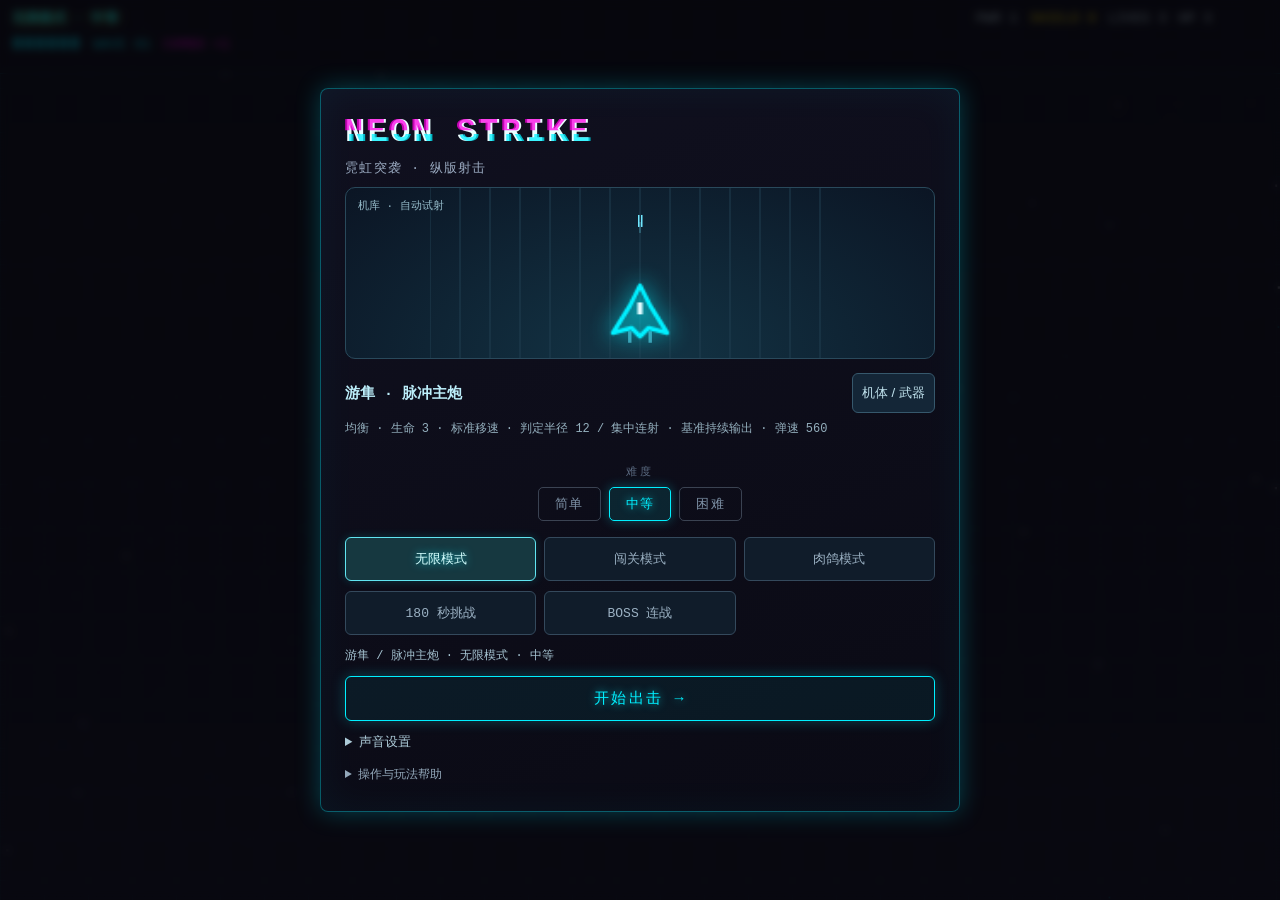
<file: index.html>
<!DOCTYPE html>
<html lang="zh-CN">
<head>
<meta charset="UTF-8">
<meta name="viewport" content="width=device-width, initial-scale=1, maximum-scale=1, user-scalable=no, viewport-fit=cover">
<title>NEON STRIKE · 霓虹突袭</title>
<link rel="manifest" href="manifest.json">
<meta name="theme-color" content="#080c1a">
<!-- iOS PWA 支持:添加到主屏幕即全屏离线运行 -->
<meta name="apple-mobile-web-app-capable" content="yes">
<meta name="apple-mobile-web-app-status-bar-style" content="black-translucent">
<meta name="apple-mobile-web-app-title" content="NEON STRIKE">
<link rel="apple-touch-icon" href="icons/apple-touch-icon.png">
<link rel="icon" type="image/png" sizes="512x512" href="icons/icon-512.png">
<link rel="stylesheet" href="style.css">
</head>
<body>
  <canvas id="game"></canvas>

  <div id="hud">
    <div class="hud-left">
      <span class="stat mode-tag" id="mode-tag">无限模式</span>
      <span class="stat" id="hud-score">000000</span>
      <span class="stat" id="hud-wave">WAVE 01</span>
      <span class="stat" id="hud-combo">COMBO ×1</span>
    </div>
    <div class="hud-right">
      <span class="stat" id="hud-weapon">PWR 1</span>
      <span class="stat" id="hud-firepower" aria-label="火力等级 1">PWR 1</span>
      <span class="stat" id="hud-shield">SHIELD 0</span>
      <span class="stat" id="hud-lives">LIVES 3</span>
      <span class="stat" id="hud-hp">HP 3</span>
      <span class="stat hud-buff" id="hud-buff" style="display:none"></span>
    </div>
    <div class="hud-actions">
      <button id="btn-pause" class="pause-btn" title="暂停(P)" aria-label="暂停游戏"><span class="pause-icon" aria-hidden="true"></span></button>
    </div>
    <div id="hud-build" class="hud-build" aria-live="off"></div>
    <div id="boss-hud" class="boss-hud hidden">
      <div class="boss-heading"><span id="boss-name"></span><span id="boss-phase"></span><span id="boss-phase-short"></span></div>
      <div id="boss-health" class="boss-health" role="progressbar" aria-label="Boss 生命值" aria-valuemin="0" aria-valuemax="100"><div id="boss-health-fill"></div></div>
      <div class="boss-detail"><span id="boss-skill"></span><span id="boss-music"></span></div>
    </div>
  </div>
  <button id="btn-emp" class="emp-btn" title="EMP：全屏清弹、局部伤害与干扰（E）" aria-label="释放 EMP"><svg class="emp-ring" viewBox="0 0 80 80" aria-hidden="true"><circle class="emp-ring-track" cx="40" cy="40" r="36"/><circle class="emp-ring-fill" cx="40" cy="40" r="36" pathLength="100"/></svg><span class="emp-label">EMP</span><span id="emp-cd">就绪</span><span class="emp-key" aria-hidden="true">E</span></button>

  <div id="emp-feedback" class="emp-feedback hidden" role="status" aria-live="polite" aria-atomic="true"></div>
  <div id="overlay">
    <div class="panel" id="panel-start">
      <h1 class="glitch" data-text="NEON STRIKE">NEON STRIKE</h1>
      <p class="sub">霓虹突袭 · 纵版射击</p>
      <div class="hangar-preview"><canvas id="hangar-canvas" width="420" height="170" aria-label="当前机体自动射击预览"></canvas><span class="preview-label">机库 · 自动试射</span></div>
      <div class="ship-heading"><strong id="ship-name">游隼 · 脉冲主炮</strong><button id="btn-hangar" type="button" aria-expanded="false" aria-controls="hangar-options">机体 / 武器</button></div>
      <p id="ship-description" class="ship-description"></p>
      <div id="hangar-options" class="hidden" role="group" aria-label="自由搭配机体与武器"></div>
      <div class="diff-select">
        <span class="diff-label">难度</span>
        <div class="diff-btns">
          <button class="diff-btn" data-diff="easy">简单</button>
          <button class="diff-btn active" data-diff="normal">中等</button>
          <button class="diff-btn" data-diff="hard">困难</button>
        </div>
      </div>
      <div class="mode-select">
        <button class="btn mode-btn active" aria-pressed="true" data-mode="endless">无限模式</button>
        <button class="btn mode-btn" aria-pressed="false" data-mode="campaign">闯关模式</button>
        <button class="btn mode-btn roguelike" aria-pressed="false" data-mode="roguelike">肉鸽模式</button>
      </div>
      <div class="mode-select extra-modes"><button class="btn mode-btn" aria-pressed="false" data-mode="challenge">180 秒挑战</button><button class="btn mode-btn" aria-pressed="false" data-mode="bossrush">Boss 连战</button></div>
      <p id="launch-summary" class="launch-summary" aria-live="polite"></p>
      <button class="btn launch-btn" id="btn-launch">开始出击 →</button>
<details class="audio-settings"><summary>声音设置</summary><label>音乐 <input class="volume-control" data-volume="music" aria-label="音乐音量" type="range" min="0" max="100" value="100"></label><label>音效 <input class="volume-control" data-volume="sfx" aria-label="音效音量" type="range" min="0" max="100" value="100"></label><button type="button" class="audio-preview">试听配乐 3 秒</button></details>
      <details class="game-help"><summary>操作与玩法帮助</summary><p>移动：WASD / 方向键 / 鼠标 / 触屏；自动开火。P / Esc 暂停，E 释放 EMP。手机可双指同时移动与释放 EMP。EMP 全屏清弹、局部伤害与眩晕，释放保护 0.25 秒；基础冷却 10 秒，暂停与选卡不计时。<br>无限：挑战生存与高分；闯关：完成 10 关；肉鸽：每 3 波强化并选择路线，首次可进化武器。180 秒挑战：固定游隼脉冲、火力 2 / 伤害 1.4，无掉落；每 60 秒增强敌群，最后一分钟迎战 Boss，坚持到计时结束。Boss 连战：五场战斗，场间选择维修或强化。机型武器可继续升级，并兼容肉鸽组合。</p></details>
    </div>
    <div class="panel hidden" id="panel-pause">
      <h1>已暂停</h1><p id="pause-details" class="pause-details"></p><details class="audio-settings"><summary>声音设置</summary><label>音乐 <input class="volume-control" data-volume="music" aria-label="音乐音量" type="range" min="0" max="100" value="100"></label><label>音效 <input class="volume-control" data-volume="sfx" aria-label="音效音量" type="range" min="0" max="100" value="100"></label><button type="button" class="audio-preview">试听配乐 3 秒</button></details>
      <div class="panel-actions">
        <button class="btn" id="btn-resume">▶ 继续</button>
        <button class="btn" id="btn-pause-restart">↻ 重新开始</button>
        <button class="btn btn-ghost" id="btn-pause-menu">⌂ 返回主菜单</button>
      </div>
    </div>
    <div class="panel hidden" id="panel-over">
      <h1 class="glitch" data-text="GAME OVER">GAME OVER</h1>
      <p class="sub">得分 <span id="final-score">0</span></p>
      <p class="sub new-record hidden" id="new-record">★ 新纪录</p>
      <p id="run-over" class="run-summary"></p>
      <div class="panel-actions">
        <button class="btn" id="btn-restart">↻ 重新开始</button>
        <button class="btn btn-ghost" id="btn-menu-over">⌂ 返回主菜单</button>
      </div>
    </div>
    <div class="panel hidden" id="panel-victory">
      <h1 class="glitch" data-text="VICTORY">VICTORY</h1>
      <p class="sub">通关！最终得分 <span id="victory-score">0</span></p>
      <p class="sub new-record hidden" id="victory-record">★ 新纪录</p>
      <p id="run-victory" class="run-summary"></p>
      <div class="panel-actions">
        <button class="btn" id="btn-victory-restart">↻ 再来一局</button>
        <button class="btn btn-ghost" id="btn-menu-victory">⌂ 返回主菜单</button>
      </div>
    </div>
    <div class="panel hidden" id="panel-upgrade">
      <h1 id="choice-title" class="upgrade-title">选择强化</h1>
      <p id="choice-subtitle" class="sub">三选一 · 本局生效</p>
      <p id="build-progress" class="build-progress"></p>
      <div id="upgrade-cards"></div>
    </div>
  </div>

  <div id="scanlines"></div>

  <script src="js/core.js"></script>
  <script src="js/logic.js"></script>
  <script src="js/bosses.js"></script>
  <script src="js/entities.js"></script>
  <script src="js/audio.js"></script>
  <script src="js/render.js"></script>
  <script src="js/input.js"></script>
  <script src="js/hangar.js"></script>
  <script src="js/workshop.js"></script>
  <script src="js/game.js"></script>
  <script>
    window.__neonWorkshopLoader = new Promise(function (resolve) { window.__neonWorkshopLoaded = resolve; });
  </script>
  <script async src="https://gamesvibe.app/workshop/loader/v1.js" onload="window.__neonWorkshopLoaded(true)" onerror="window.__neonWorkshopLoaded(false)"></script>
  <script src="js/bootstrap.js"></script>
  <script>
    // PWA Service Worker 注册(仅 http/https 环境,file:// 下自动跳过)
    if ('serviceWorker' in navigator && /^https?:$/.test(location.protocol)) {
      navigator.serviceWorker.register('sw.js').catch(() => {});
    }
  </script>
</body>
</html>
</file>
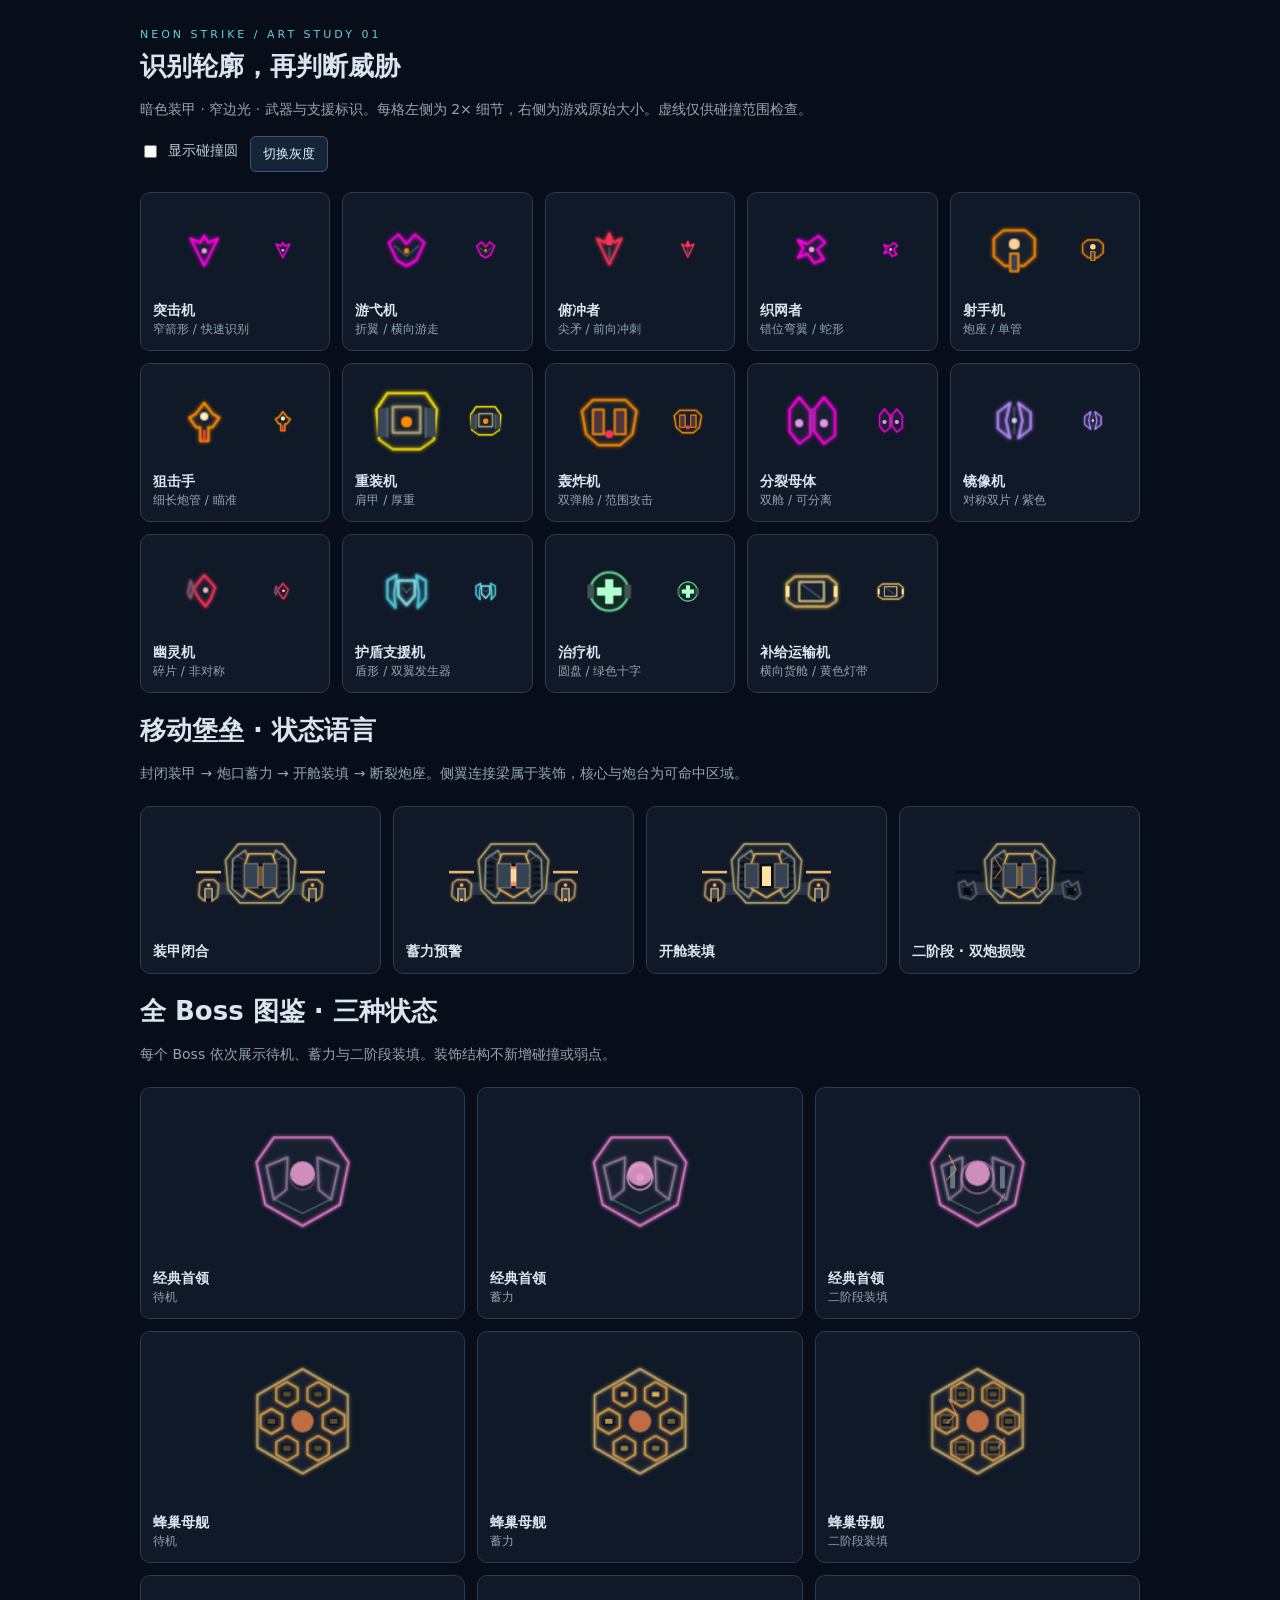
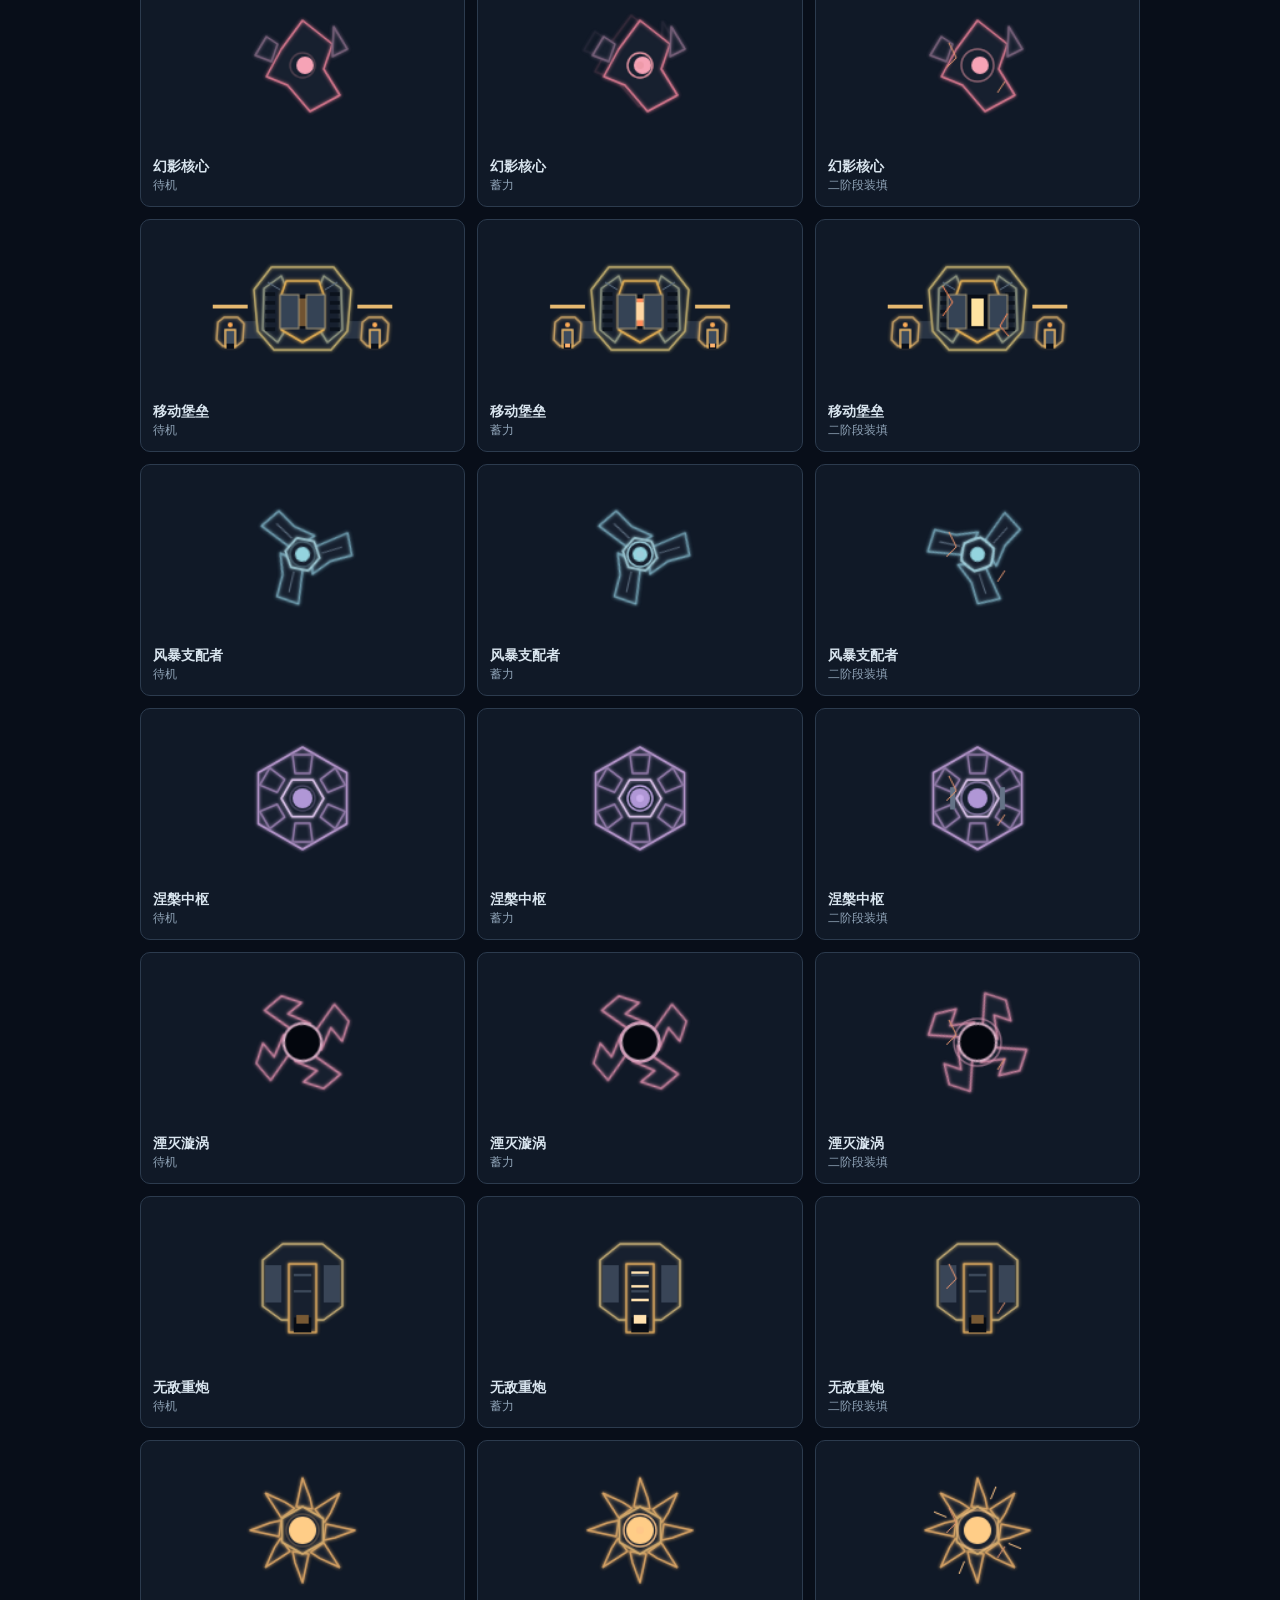
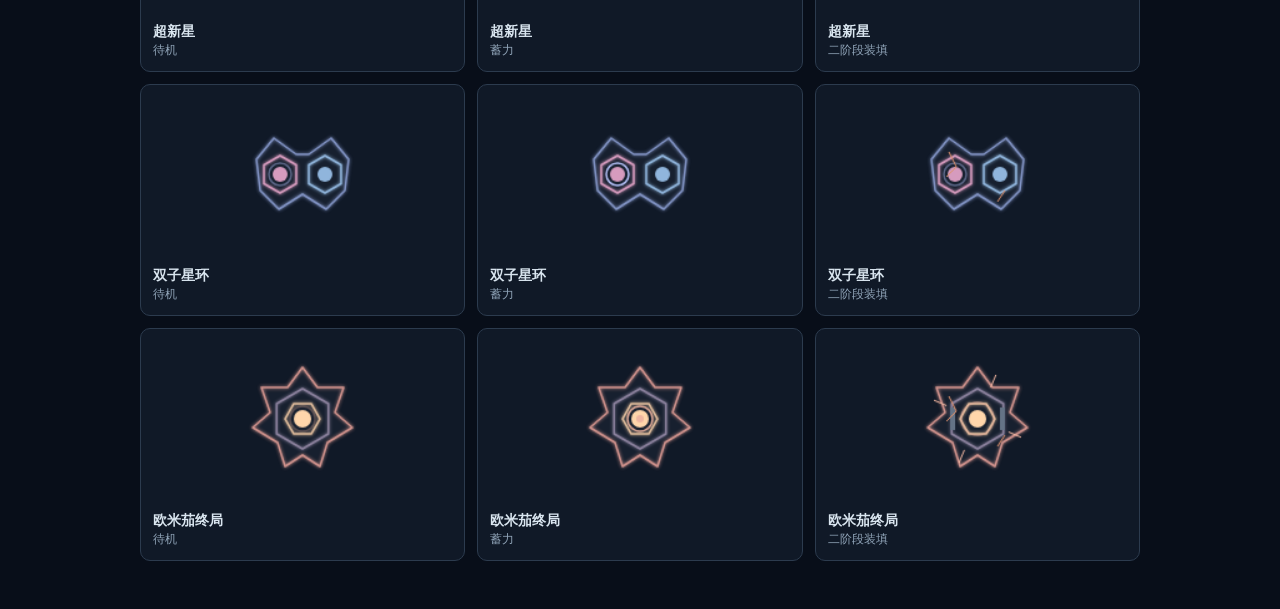
<file: test/art-lab.html>
<!doctype html>
<html lang="zh-CN"><meta charset="utf-8"><meta name="viewport" content="width=device-width,initial-scale=1">
<title>敌机美术规范 · NEON STRIKE</title>
<style>
*{box-sizing:border-box}body{margin:0;padding:28px;background:#080e19;color:#d9e5ef;font:14px system-ui,sans-serif}main{max-width:1000px;margin:auto}h1{font-size:26px;margin:8px 0}p{color:#93a6ba;line-height:1.7}.eyebrow{color:#60d0de;font-size:11px;letter-spacing:3px}#enemies,#bosses,#roster{display:grid;grid-template-columns:repeat(auto-fit,minmax(180px,1fr));gap:12px;margin:20px 0}.card{background:#101927;border:1px solid #2c3b4e;border-radius:10px;padding:12px;overflow:hidden}.card canvas{display:block;width:100%;height:auto}h2{font-size:14px;margin:8px 0 0}.role{font-size:12px;color:#90a4b8}#roster{grid-template-columns:repeat(3,minmax(0,1fr))}label{display:inline-flex;gap:8px;align-items:center;color:#b9ccd9}button{padding:8px 12px;border:1px solid #3a5870;background:#152437;color:#dcf4ff;border-radius:6px;margin-left:12px}@media(max-width:450px){body{padding:16px}#enemies{grid-template-columns:repeat(2,minmax(0,1fr))}#bosses,#roster{grid-template-columns:1fr}}
</style><main><div class="eyebrow">NEON STRIKE / ART STUDY 01</div><h1>识别轮廓，再判断威胁</h1><p>暗色装甲 · 窄边光 · 武器与支援标识。每格左侧为 2× 细节，右侧为游戏原始大小。虚线仅供碰撞范围检查。</p><label><input id="hit" type="checkbox">显示碰撞圆</label><button id="gray">切换灰度</button><div id="enemies"></div><h1>移动堡垒 · 状态语言</h1><p>封闭装甲 → 炮口蓄力 → 开舱装填 → 断裂炮座。侧翼连接梁属于装饰，核心与炮台为可命中区域。</p><div id="bosses"></div><h1>全 Boss 图鉴 · 三种状态</h1><p>每个 Boss 依次展示待机、蓄力与二阶段装填。装饰结构不新增碰撞或弱点。</p><div id="roster"></div></main>
<script src="../js/core.js"></script><script src="../js/logic.js"></script><script src="../js/bosses.js"></script><script src="../js/entities.js"></script><script src="../js/render.js"></script><script>
const R=DFJ.Render,E=DFJ.Entities,L=DFJ.Logic;R.init();
const entries=[['grunt','突击机','窄箭形 / 快速识别'],['sine','游弋机','折翼 / 横向游走'],['diver','俯冲者','尖矛 / 前向冲刺'],['weaver','织网者','错位弯翼 / 蛇形'],['gunner','射手机','炮座 / 单管'],['sniper','狙击手','细长炮管 / 瞄准'],['tank','重装机','肩甲 / 厚重'],['bomber','轰炸机','双弹舱 / 范围攻击'],['splitter','分裂母体','双舱 / 可分离'],['mirror','镜像机','对称双片 / 紫色'],['phantom','幽灵机','碎片 / 非对称'],['guardian','护盾支援机','盾形 / 双翼发生器'],['healer','治疗机','圆盘 / 绿色十字'],['transport','补给运输机','横向货舱 / 黄色灯带']];
function card(host,title,role){const el=document.createElement('section');el.className='card';const c=document.createElement('canvas');c.width=240;c.height=130;el.append(c);const h=document.createElement('h2');h.textContent=title;el.append(h);const p=document.createElement('span');p.className='role';p.textContent=role;el.append(p);document.getElementById(host).append(el);return c;}
const cells=entries.map(x=>({type:x[0],canvas:card('enemies',x[1],x[2])}));
const states=['装甲闭合','蓄力预警','开舱装填','二阶段 · 双炮损毁'];const bosses=states.map(x=>card('bosses',x,''));
function circle(c,x,y,r){c.save();c.strokeStyle='#c1d3e4';c.setLineDash([3,3]);c.lineWidth=1;c.beginPath();c.arc(x,y,r,0,Math.PI*2);c.stroke();c.restore();}
function drawBase(){const hit=document.getElementById('hit').checked;cells.forEach(o=>{const c=o.canvas.getContext('2d');c.clearRect(0,0,240,130);const e=E.spawnEnemy(o.type,390,L.difficulty(1,'normal'));c.save();c.translate(75,65);c.scale(2,2);R.drawC(c,R.sprite(o.type),0,0);if(hit)circle(c,0,0,e.r);c.restore();R.drawC(c,R.sprite(o.type),190,65);if(hit)circle(c,190,65,e.r);});bosses.forEach((canvas,i)=>{const c=canvas.getContext('2d');c.clearRect(0,0,240,130);const b=E.spawnBoss(390,{kind:'fortress',bossHp:200});b.x=120;b.y=62;b.t=1;b.phase=i===3?2:1;b.recovery=i===2?1:0;if(i===1){b.pending={warning:1};b.fireCd=.2;}if(i===3)b.turrets.forEach(t=>t.hp=0);R.drawFortress(c,b);if(hit){circle(c,b.x,b.y,b.r);b.turrets.forEach(t=>{const pos=L.turretPosition(b,t);if(t.hp>0)circle(c,pos.x,pos.y,t.r);});}});}
const roster=[];L.BOSS_ROSTER.forEach(entry=>{['待机','蓄力','二阶段装填'].forEach((state,i)=>{roster.push({kind:entry.id,state:i,canvas:card('roster',entry.name,state)});});});
function draw(){drawBase();const hit=document.getElementById('hit').checked;roster.forEach(o=>{const ctx=o.canvas.getContext('2d');ctx.clearRect(0,0,240,130);const b=E.spawnBoss(390,{kind:o.kind,bossHp:200});b.x=120;b.y=62;b.t=1;b.phase=o.state===2?2:1;b.recovery=o.state===2?1:0;if(o.state===1){b.pending={warning:1};b.fireCd=.2;}R.drawBoss(ctx,b);if(hit)circle(ctx,b.x,b.y,b.r);});}
document.getElementById('hit').onchange=draw;document.getElementById('gray').onclick=()=>document.querySelector('main').classList.toggle('gray');const css=document.createElement('style');css.textContent='.gray canvas{filter:grayscale(1)}';document.head.append(css);draw();
</script></html>
</file>
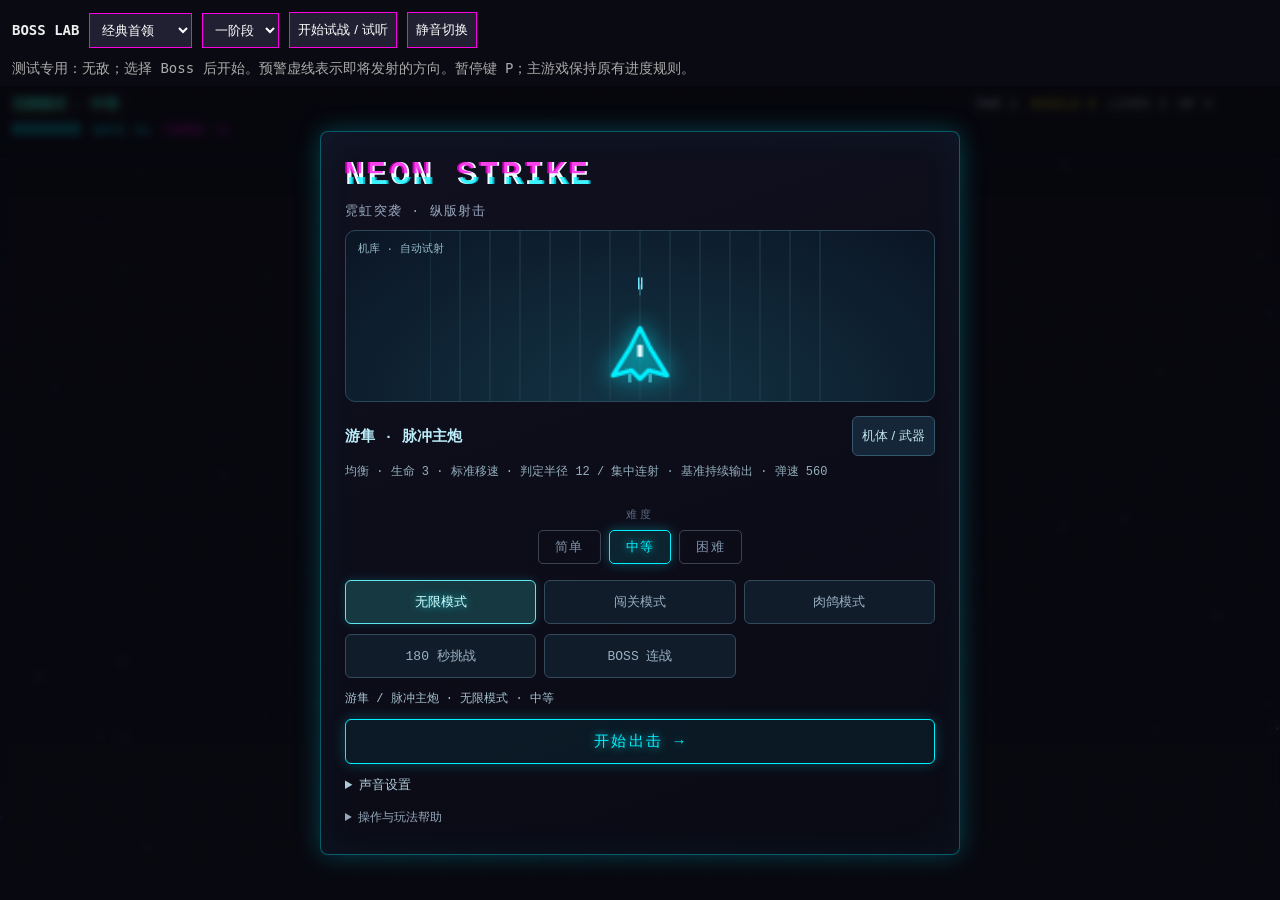
<file: test/boss-lab.html>
<!doctype html><html lang="zh-CN"><meta charset="utf-8"><meta name="viewport" content="width=device-width, initial-scale=1"><title>Boss 战斗与配乐试验场</title>
<style>body{height:100vh;display:flex;flex-direction:column;overflow:hidden;margin:0;background:#0a0a12;color:#eee;font:14px monospace}header{padding:12px;display:flex;gap:10px;align-items:center;flex-wrap:wrap}button,select{background:#202032;color:#fff;border:1px solid #ff00e5;padding:8px}iframe{border:0;width:100%;flex:1;min-height:0}p{margin:0 12px 8px;color:#aaa}</style>
<header><b>BOSS LAB</b><select id="boss" aria-label="Boss"></select><select id="phase" aria-label="阶段"><option value="1">一阶段</option><option value="2">二阶段</option></select><button id="start">开始试战 / 试听</button><button id="mute">静音切换</button><span id="track"></span></header>
<p>测试专用：无敌；选择 Boss 后开始。预警虚线表示即将发射的方向。暂停键 P；主游戏保持原有进度规则。</p>
<iframe id="game" src="../index.html" title="游戏试战"></iframe>
<script>
const frame = document.getElementById('game');
frame.onload = () => {
  const w = frame.contentWindow, select = document.getElementById('boss');
  select.replaceChildren();
  w.DFJ.Logic.BOSS_ROSTER.forEach(b => { const o = document.createElement('option'); o.value=b.id; o.textContent=b.name; select.append(o); });
};
document.getElementById('start').onclick = () => {
  const w=frame.contentWindow, kind=document.getElementById('boss').value;
  w.__DFJ_PROBE.debugSpawnBoss(kind, Number(document.getElementById('phase').value));
  w.__DFJ_PROBE.godmode(true);
  const m=w.DFJ.Logic.bossProfile(kind).music;
  document.getElementById('track').textContent=m.title+' · '+m.bpm+' BPM';
  frame.focus();
};
document.getElementById('mute').onclick=()=>frame.contentWindow.DFJ.Audio.toggle();
</script></html>
</file>
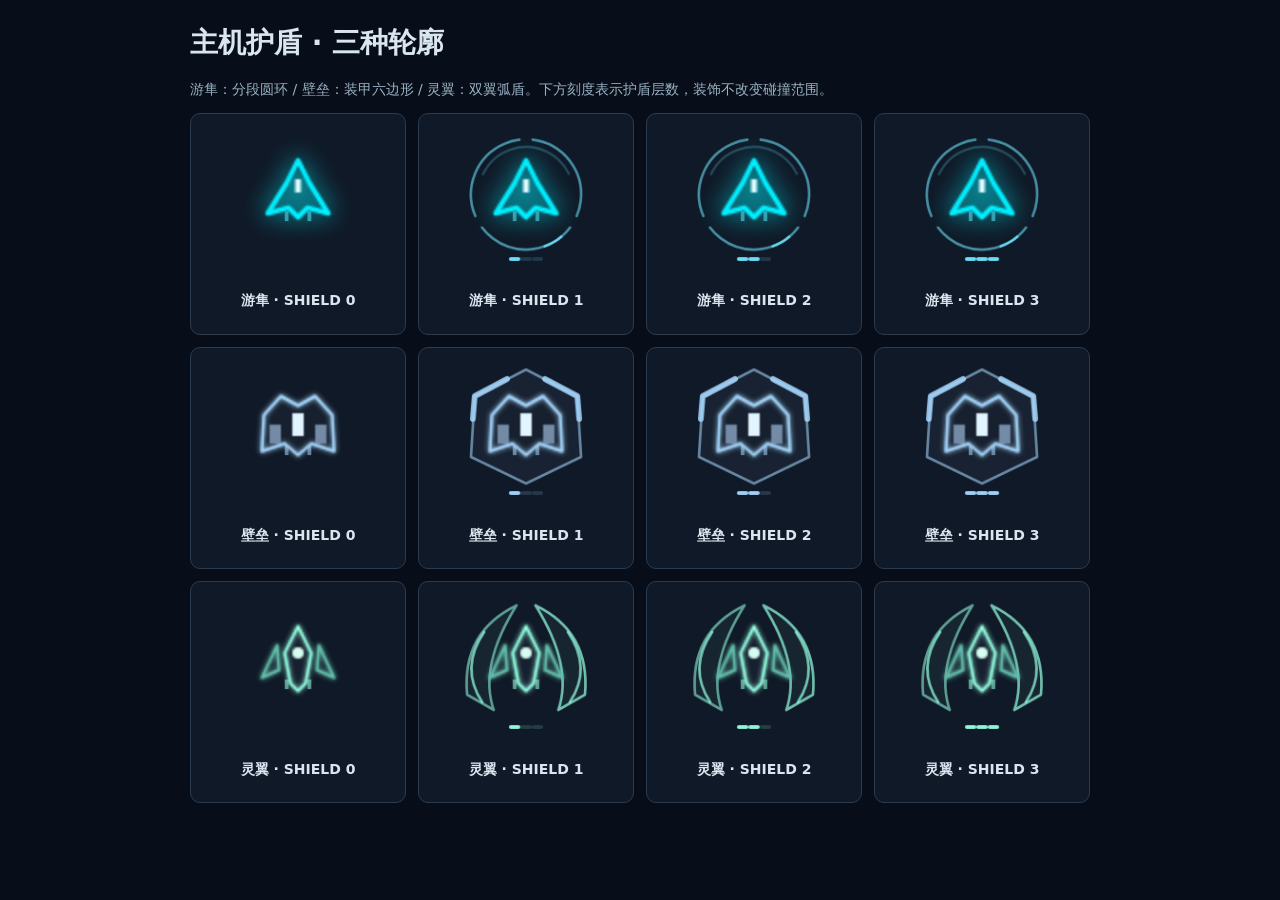
<file: test/player-shield-lab.html>
<!doctype html><html lang="zh-CN"><meta charset="utf-8"><meta name="viewport" content="width=device-width,initial-scale=1"><title>主机护盾图鉴</title>
<style>body{background:#080e19;color:#d9e5ef;font:14px system-ui;margin:24px}main{max-width:900px;margin:auto}#grid{display:grid;grid-template-columns:repeat(4,minmax(0,1fr));gap:12px}section{background:#101927;border:1px solid #2c3b4e;border-radius:10px;padding:12px;text-align:center}canvas{width:100%;height:auto}h2{font-size:14px}p{color:#9ab2c4}@media(max-width:500px){#grid{grid-template-columns:repeat(2,minmax(0,1fr))}}</style>
<main><h1>主机护盾 · 三种轮廓</h1><p>游隼：分段圆环 / 壁垒：装甲六边形 / 灵翼：双翼弧盾。下方刻度表示护盾层数，装饰不改变碰撞范围。</p><div id="grid"></div></main>
<script src="../js/core.js"></script><script src="../js/logic.js"></script><script src="../js/bosses.js"></script><script src="../js/entities.js"></script><script src="../js/render.js"></script>
<script>DFJ.Render.init();const cells=[];for(const ship of DFJ.Logic.SHIPS)for(let shield=0;shield<=3;shield++){const el=document.createElement('section'),c=document.createElement('canvas'),title=document.createElement('h2');c.width=200;c.height=160;title.textContent=ship.name+' · SHIELD '+shield;el.append(c,title);document.getElementById('grid').append(el);cells.push({c,p:{ship:ship.id,shield,x:50,y:36}});}function draw(t){for(const {c,p} of cells){const g=c.getContext('2d');g.clearRect(0,0,200,160);g.save();g.scale(2,2);DFJ.Render.drawPlayer(g,p,t/1000);g.restore();}requestAnimationFrame(draw);}requestAnimationFrame(draw);</script></html>
</file>
<file: style.css>
/* NEON STRIKE - style.css : cyberpunk 霓虹样式 + HUD/覆盖层 */
:root {
  --bg: #0a0a12;
  --cyan: #00f0ff;
  --magenta: #ff00e5;
  --yellow: #ffe600;
  --mono: ui-monospace, "Cascadia Mono", Menlo, Consolas, "Courier New", monospace;
}

* { margin: 0; padding: 0; box-sizing: border-box; }

html, body {
  width: 100%; height: 100%;
  background: var(--bg);
  overflow: hidden;
  font-family: var(--mono);
  color: #d8d8e6;
  -webkit-user-select: none; user-select: none;
  -webkit-tap-highlight-color: transparent;
}

#game {
  position: fixed; inset: 0;
  display: block;
  width: 100%; height: 100%;
  cursor: crosshair;
  touch-action: none;
}

/* ---- HUD ---- */
#hud {
  position: fixed; top: 0; left: 0; right: 0;
  display: grid; grid-template-columns: minmax(0, 1fr) minmax(0, 1fr) 44px;
  gap: 8px 12px; align-items: start;
  padding: calc(10px + env(safe-area-inset-top, 0px)) calc(12px + env(safe-area-inset-right, 0px)) 8px calc(12px + env(safe-area-inset-left, 0px));
  background: linear-gradient(180deg, rgba(10,10,18,.93), rgba(10,10,18,.68));
  border-bottom: 1px solid rgba(0,240,255,.18);
  pointer-events: none; z-index: 10;
}
.hud-left, .hud-right { display: flex; flex-wrap: wrap; gap: 4px 12px; min-width: 0; align-items: center; }
.hud-right { justify-content: flex-end; }
.stat { font-size: clamp(10px, 1.5vw, 13px); line-height: 1.4; letter-spacing: .04em; color: #cfeff2; white-space: nowrap; }
.hud-left .stat { color: var(--cyan); }
#mode-tag { width: 100%; margin: 0; overflow: hidden; text-overflow: ellipsis; }
#hud-score { font-size: clamp(14px, 2vw, 18px); font-weight: 700; }
#hud-combo { color: var(--magenta); }
#hud-shield { color: var(--yellow); }
.boss-hud { grid-column: 1 / -1; width: 100%; max-width: 640px; justify-self: center; min-width: 0; }
.boss-heading, .boss-detail { display: flex; justify-content: space-between; gap: 8px; font-size: 11px; line-height: 1.5; }
#boss-name { color: #ff80ef; font-weight: bold; }
#boss-phase { color: var(--yellow); white-space: nowrap; }
.boss-health { height: 8px; margin: 4px 0; border: 1px solid rgba(255,0,229,.65); background: #201224; }
#boss-health-fill { height: 100%; width: 100%; background: var(--magenta); box-shadow: 0 0 8px rgba(255,0,229,.5); transform-origin: left; }
.boss-hud.phase-two #boss-health-fill { background: var(--yellow); }
#boss-skill { color: #d8d8e6; }
#boss-music { color: #8c9dab; overflow: hidden; text-overflow: ellipsis; white-space: nowrap; }
.boss-hud.charging #boss-skill { color: #ff667d; }
@media (max-width: 480px) {
  #hud { gap: 6px 8px; padding-left: calc(8px + env(safe-area-inset-left, 0px)); padding-right: calc(8px + env(safe-area-inset-right, 0px)); }
  .hud-left, .hud-right { gap: 2px 8px; }
  #hud-wave { width: 100%; }
  .boss-heading, .boss-detail { font-size: 10px; }
}
@media (max-height: 480px) and (min-width: 481px) {
  #hud { padding-top: calc(4px + env(safe-area-inset-top, 0px)); padding-bottom: 4px; gap: 3px 10px; }
  #mode-tag { width: auto; }
  .stat { font-size: 10px; }
  #hud-score { font-size: 13px; }
  .boss-detail { display: none; }
  .boss-health { margin: 2px 0; height: 6px; }
}

/* v1.2: buff 状态条(狂暴/冰霜剩余时间) */
.hud-buff {
  color: var(--red, #ff3355);
  text-shadow: 0 0 6px rgba(255,51,85,0.7);
  font-weight: 700;
}

/* ---- 覆盖层 ---- */
#overlay {
  position: fixed; inset: 0;
  display: flex; align-items: center; justify-content: center;
  background: rgba(6,6,12,0.72);
  backdrop-filter: blur(4px);
  z-index: 20;
}
#overlay.hidden { display: none; }

.panel {
  min-width: min(300px, 94vw); max-width: 94vw;
  padding: 36px 32px;
  text-align: center;
  background: linear-gradient(160deg, #10101f, #0a0a14);
  border: 1px solid rgba(0,240,255,0.35);
  border-radius: 8px;
  box-shadow: 0 0 24px rgba(0,240,255,0.25), inset 0 0 40px rgba(0,240,255,0.05);
}
.panel h1 {
  font-size: 34px; letter-spacing: 0.1em;
  color: #eafeff;
  margin-bottom: 8px;
  text-transform: uppercase;
}
.panel .sub { color: #9aaac0; font-size: 13px; letter-spacing: 0.1em; margin-bottom: 20px; }
.panel .hint { color: #5a6a80; font-size: 11px; line-height: 1.8; margin-top: 18px; }
.new-record { color: var(--yellow) !important; text-shadow: 0 0 8px rgba(255,230,0,0.7); }

.btn {
  display: inline-block;
  padding: 12px 34px;
  font-family: var(--mono); font-size: 15px; letter-spacing: 0.15em;
  color: var(--cyan);
  background: rgba(0,240,255,0.06);
  border: 1px solid var(--cyan);
  border-radius: 6px;
  cursor: pointer;
  text-transform: uppercase;
  text-shadow: 0 0 8px rgba(0,240,255,0.7);
  box-shadow: 0 0 14px rgba(0,240,255,0.25);
  transition: all .15s;
}
.btn:hover {
  background: rgba(0,240,255,0.16);
  box-shadow: 0 0 22px rgba(0,240,255,0.5);
  color: #ffffff;
}

/* 面板按钮组:纵向排列 */
.panel-actions {
  display: flex; flex-direction: column; gap: 10px;
  align-items: center;
}
.panel-actions .btn { width: 200px; }
/* 次要按钮(返回主菜单):更收敛的样式 */
.btn-ghost {
  color: #7f93a8;
  background: transparent;
  border-color: rgba(127,147,168,0.5);
  text-shadow: none;
  box-shadow: none;
  font-size: 13px;
  padding: 10px 34px;
}
.btn-ghost:hover {
  background: rgba(127,147,168,0.14);
  box-shadow: 0 0 14px rgba(127,147,168,0.25);
  color: #dfe8f2;
}

/* ---- glitch 标题故障效果 ---- */
.glitch { position: relative; }
.glitch::before, .glitch::after {
  content: attr(data-text);
  position: absolute; left: 0; top: 0; width: 100%;
  overflow: hidden;
  opacity: 0.75;
}
.glitch::before {
  color: var(--magenta);
  transform: translate(-2px, 0);
  clip-path: inset(0 0 55% 0);
  animation: glitch-a 2.4s infinite steps(1);
}
.glitch::after {
  color: var(--cyan);
  transform: translate(2px, 0);
  clip-path: inset(55% 0 0 0);
  animation: glitch-b 2.8s infinite steps(1);
}
@keyframes glitch-a {
  0%, 91%, 100% { transform: translate(-2px, 0); }
  92% { transform: translate(-5px, -2px); }
  94% { transform: translate(3px, 1px); }
  96% { transform: translate(-2px, 0); }
}
@keyframes glitch-b {
  0%, 86%, 100% { transform: translate(2px, 0); }
  88% { transform: translate(5px, 2px); }
  91% { transform: translate(-3px, -1px); }
  93% { transform: translate(2px, 0); }
}

/* ---- 扫描线叠加层 ---- */
#scanlines {
  position: fixed; inset: 0;
  pointer-events: none;
  z-index: 5;
  background: repeating-linear-gradient(
    0deg,
    rgba(0,0,0,0.18) 0px, rgba(0,0,0,0.18) 1px,
    transparent 1px, transparent 3px
  );
  mix-blend-mode: multiply;
  opacity: 0.55;
}

.hidden { display: none !important; }

/* ---- 模式标签 ---- */
.mode-tag {
  color: var(--yellow);
  text-shadow: 0 0 8px rgba(255,230,0,0.75);
  font-weight: 700;
  margin-bottom: 4px;
}

/* ---- 难度选择 ---- */
.diff-select {
  display: flex; flex-direction: column; align-items: center; gap: 8px;
  margin-bottom: 16px;
}
.diff-label {
  font-size: 11px; letter-spacing: 0.3em; color: #5a6a80; text-transform: uppercase;
}
.diff-btns { display: flex; gap: 8px; }
.diff-btn {
  padding: 7px 16px;
  font-family: var(--mono); font-size: 13px; letter-spacing: 0.1em;
  color: #7f93a8;
  background: transparent;
  border: 1px solid rgba(127,147,168,0.4);
  border-radius: 5px;
  cursor: pointer;
  transition: all .15s;
}
.diff-btn:hover { color: #cfeff2; border-color: rgba(0,240,255,0.6); }
.diff-btn.active {
  color: var(--cyan);
  border-color: var(--cyan);
  background: rgba(0,240,255,0.10);
  text-shadow: 0 0 8px rgba(0,240,255,0.7);
  box-shadow: 0 0 12px rgba(0,240,255,0.3);
}

/* ---- 模式选择按钮组 ---- */
.mode-select {
  display: flex; flex-direction: column; gap: 10px;
  margin-bottom: 4px;
}
.mode-btn { width: 100%; padding: 11px 20px; }
.mode-btn.roguelike {
  color: var(--magenta);
  border-color: var(--magenta);
  text-shadow: 0 0 8px rgba(255,0,229,0.7);
  box-shadow: 0 0 14px rgba(255,0,229,0.25);
}
.mode-btn.roguelike:hover { background: rgba(255,0,229,0.16); box-shadow: 0 0 22px rgba(255,0,229,0.5); color: #fff; }

/* ---- 肉鸽升级三选一卡片 ---- */
.upgrade-title { color: var(--magenta) !important; text-shadow: 0 0 12px rgba(255,0,229,0.8); }
#upgrade-cards {
  display: flex; flex-direction: column; gap: 12px;
  margin-top: 16px;
}
.perk-card {
  display: flex; flex-direction: column; gap: 4px;
  padding: 16px 18px;
  text-align: left;
  font-family: var(--mono);
  background: rgba(255,0,229,0.05);
  border: 1px solid rgba(255,0,229,0.45);
  border-radius: 6px;
  color: #eafeff;
  cursor: pointer;
  transition: all .15s;
}
.perk-card:hover {
  background: rgba(255,0,229,0.16);
  box-shadow: 0 0 20px rgba(255,0,229,0.45);
  transform: translateX(4px);
}
/* ---- HUD 右上角操作按钮组(暂停,流式布局不重叠) ---- */
.hud-actions {
  display: flex; gap: 8px; align-items: center;
  pointer-events: auto;
}

/* ---- 暂停按钮 (右上角 HUD 组内) ---- */
.pause-btn {
  width: 44px; height: 44px; border-radius: 6px;
  appearance: none; -webkit-appearance: none; touch-action: none;
  display: grid; place-items: center; padding: 0;
  background: rgba(10,10,20,0.6);
  border: 1px solid rgba(0,240,255,0.4);
  color: var(--cyan);
  font-size: 15px; cursor: pointer;
  text-shadow: 0 0 6px rgba(0,240,255,0.6);
  transition: all .15s;
}
.pause-btn:hover {
  background: rgba(0,240,255,0.12);
  box-shadow: 0 0 14px rgba(0,240,255,0.4);
}

.pause-icon { display: block; width: 14px; height: 18px; border-left: 5px solid currentColor; border-right: 5px solid currentColor; }
.pause-btn:focus-visible, .emp-btn:focus-visible { outline: 2px solid var(--yellow); outline-offset: 3px; }

/* ---- EMP 技能按钮(右下角,冷却倒计) ---- */
.emp-btn {
  --emp-charge: 1;
  position: fixed; right: calc(20px + env(safe-area-inset-right, 0px)); bottom: calc(28px + env(safe-area-inset-bottom, 0px));
  width: 80px; height: 80px; border-radius: 50%; padding: 0;
  touch-action: none; appearance: none; -webkit-appearance: none;
  background: radial-gradient(circle, #11323a 0%, #0b1924 65%);
  border: 0; color: var(--cyan); font-family: var(--mono); cursor: pointer;
  box-shadow: 0 0 22px rgba(0,240,255,.2); z-index: 10; display: none;
}
.emp-ring { position: absolute; inset: 0; width: 100%; height: 100%; pointer-events: none; transform: rotate(-90deg); }
.emp-ring circle { fill: none; stroke-width: 3; }
.emp-ring-track { stroke: #24404c; }
.emp-ring-fill { stroke: var(--cyan); stroke-dasharray: 100; stroke-dashoffset: calc(100 * (1 - var(--emp-charge))); stroke-linecap: round; }
.emp-label { position: absolute; top: 18px; left: 0; right: 0; font-size: 11px; letter-spacing: .18em; font-weight: bold; }
.emp-btn #emp-cd { position: absolute; top: 35px; left: 0; right: 0; font-size: 17px; font-weight: bold; line-height: 22px; color: #edfdff; }
.emp-key { position: absolute; bottom: -7px; left: 29px; width: 22px; height: 17px; line-height: 15px; border: 1px solid #3b6470; border-radius: 4px; background: #101d29; font-size: 10px; }
.emp-btn.cooldown { background: #0d1823; box-shadow: none; cursor: default; }
.emp-btn.cooldown .emp-label { color: #8199a6; }
.emp-btn.cooldown #emp-cd { color: #d1dce3; font-variant-numeric: tabular-nums; }
.emp-feedback { position:fixed; left:50%; transform:translateX(-50%); z-index:9; pointer-events:none; max-width:calc(100vw - 24px); width:max-content; padding:7px 12px; border:1px solid #366b78; border-radius:8px; background:rgba(5,20,30,.88); color:#c8faff; font:12px/1.6 var(--mono); white-space:pre-line; text-align:center; }
.emp-btn.emp-ready { animation:emp-ready .6s ease-out; }
.emp-btn.emp-denied { animation:emp-denied .25s ease-out; }
@keyframes emp-ready { 0%,100% { filter:brightness(1); } 35% { filter:brightness(1.7); box-shadow:0 0 30px rgba(0,240,255,.6); } }
@keyframes emp-denied { 50% { box-shadow:0 0 0 2px #f3c76a; } }
@media (prefers-reduced-motion:reduce) { .emp-btn.emp-ready,.emp-btn.emp-denied { animation:none; outline:2px solid #a5eaff; } }
@media (hover: hover) { .emp-btn:not(.cooldown):hover { box-shadow: 0 0 28px rgba(0,240,255,.45); } }
@media (pointer: coarse), (max-width: 640px) {
  .emp-btn { right: calc(12px + env(safe-area-inset-right, 0px)); bottom: calc(clamp(24px, 12vh, 88px) + env(safe-area-inset-bottom, 0px)); }
  .emp-key { display: none; }
}
.perk-label {
  font-size: 17px; font-weight: 700; letter-spacing: 0.06em;
  color: var(--magenta);
  text-shadow: 0 0 8px rgba(255,0,229,0.7);
}
.perk-desc { font-size: 12px; color: #c9b8d8; letter-spacing: 0.04em; }
@media (max-height: 480px) { .emp-btn { width: 64px; height: 64px; bottom: calc(12px + env(safe-area-inset-bottom, 0px)); } .panel { padding: 16px; max-height: 94vh; overflow-y: auto; } }

@media (max-height: 480px) { .emp-label { top: 12px; font-size: 10px; } .emp-btn #emp-cd { top: 27px; font-size: 14px; } .emp-key { display: none; } }

/* Combat feedback stays readable on narrow and short screens. */
.hud-build { grid-column:1 / -1; font-size:11px; color:#9ed5dc; overflow-wrap:anywhere; }
#hud-firepower,#boss-phase-short { display:none; }
.pause-details { white-space:pre-line; font-size:11px; line-height:1.5; color:#a9c9d1; margin:0 0 12px; }
/* A fixed-height vital block avoids pushing the Boss down when buffs change. */
@media (max-width:640px), (max-height:480px) {
  #hud { gap:4px 8px; padding:calc(4px + env(safe-area-inset-top,0px)) calc(8px + env(safe-area-inset-right,0px)) 4px calc(8px + env(safe-area-inset-left,0px)); }
  #mode-tag,#hud-weapon,#hud-build,#boss-music,#boss-phase { display:none; }
  #hud-firepower,#boss-phase-short { display:inline; }
  .hud-left { display:flex; flex-direction:column; align-items:flex-start; justify-content:center; gap:0; height:44px; }
  .hud-left .stat { width:auto; max-width:100%; overflow:hidden; text-overflow:ellipsis; }
  .stat { font-size:10px; line-height:14px; letter-spacing:0; }
  #hud-score { font-size:14px; line-height:16px; }
  .hud-right { display:grid; grid-template-columns:auto auto; grid-template-rows:16px 16px 12px; gap:0 5px; align-content:start; justify-content:end; height:44px; }
  #hud-hp { grid-column:1; grid-row:1; }
  #hud-shield { grid-column:2; grid-row:1; }
  #hud-lives { grid-column:1; grid-row:2; }
  #hud-firepower { grid-column:2; grid-row:2; }
  #hud-buff { grid-column:1 / -1; grid-row:3; font-size:9px; line-height:12px; letter-spacing:0; }
  .boss-hud { max-width:none; }
  .boss-heading,.boss-detail { font-size:10px; line-height:14px; }
  #boss-phase-short { color:var(--yellow); white-space:nowrap; }
  .boss-health { height:6px; margin:2px 0; }
  .boss-detail { display:flex; }
  .emp-btn { width:64px; height:64px; }
  .emp-label { top:12px; font-size:10px; }
  .emp-btn #emp-cd { top:27px; font-size:14px; }
  .emp-key { display:none; }
}
@media (max-height:480px) and (min-width:481px) {
  .hud-left { flex-direction:row; flex-wrap:wrap; align-content:center; justify-content:flex-start; gap:0 8px; }
  .boss-hud { display:grid; grid-template-columns:minmax(0,1fr) auto; column-gap:12px; }
  .boss-heading { grid-column:1; grid-row:1; justify-content:flex-start; }
  .boss-detail { grid-column:2; grid-row:1; }
  .boss-health { grid-column:1 / -1; grid-row:2; }
  #panel-pause { max-height:94vh; overflow-y:auto; }
  #panel-pause .pause-details { font-size:10px; line-height:1.3; margin-bottom:6px; }
}
.run-summary,.build-progress { white-space:pre-line; text-align:left; font-size:12px; line-height:1.8; color:#b7cadc; margin:14px 0; max-width:580px; }
.perk-unlock { display:block; color:#8dffb4; font-size:12px; margin-top:8px; }
.panel { max-height:calc(100dvh - 24px); overflow-y:auto; box-sizing:border-box; }
@media(max-width:480px) { .panel { padding:22px 16px; } .run-summary,.build-progress { font-size:11px; } }

/* Main menu and fixed-loadout hangar */
#panel-start{width:640px;text-align:left;padding:24px}#panel-start h1{font-size:clamp(24px,5vw,34px);letter-spacing:.06em}#panel-start>.sub{margin-bottom:10px}
.hangar-preview{position:relative;background:radial-gradient(ellipse at bottom,#133445,#0b1524);border:1px solid #29495b;border-radius:10px;overflow:hidden}
#hangar-canvas{display:block;width:100%;height:170px;object-fit:contain}.preview-label{position:absolute;top:10px;left:12px;font-size:11px;color:#95bbc9}
.ship-heading{display:flex;align-items:center;justify-content:space-between;gap:12px;margin-top:14px}.ship-heading strong{color:#bceefa;font-size:15px}
#btn-hangar,#hangar-options button{background:#142637;border:1px solid #36586c;border-radius:6px;color:#c1e3ee;padding:9px;cursor:pointer;min-height:40px}
.ship-description{min-height:32px;color:#94afbd;font-size:12px;line-height:1.5;margin:7px 0 12px}
#hangar-options{display:grid;grid-template-columns:repeat(3,minmax(0,1fr));gap:8px;margin-bottom:12px}#hangar-options.hidden{display:none}
#hangar-options button.active,#panel-start .mode-btn.active{border-color:#61e5f1;background:#163840;color:#d5ffff}
#panel-start .mode-select{display:grid;grid-template-columns:repeat(3,minmax(0,1fr));gap:8px;margin:10px 0}#panel-start .mode-btn{width:auto;font-size:13px;padding:12px 4px;letter-spacing:0}
.launch-summary{color:#a5c3d1;font-size:12px;margin:12px 0}.launch-btn{width:100%;margin:0}.game-help{margin-top:14px;font-size:12px;color:#93a8ba;line-height:1.8}.game-help summary{cursor:pointer}.game-help p{margin-top:8px}
@media(max-width:480px){#panel-start{padding:18px 14px}#hangar-canvas{height:140px}#hangar-options{grid-template-columns:1fr}.ship-heading strong{font-size:13px}}
@media(max-height:480px){#hangar-canvas{height:95px}#panel-start{padding:14px}.ship-description{min-height:0}}

#panel-start .mode-btn:not(.active){background:#101c2a;border-color:#34495c;color:#9bb1c3;box-shadow:none;text-shadow:none}
#panel-start .mode-btn.active{box-shadow:0 0 10px #00dbe433}
@media(max-height:480px) and (min-width:600px){
#panel-start{width:760px;display:grid;grid-template-columns:1fr 1fr;gap:6px 16px}
#panel-start h1{grid-column:1/-1;font-size:24px;margin:0}#panel-start>.sub{display:none}
.hangar-preview{grid-column:1;grid-row:2/5}#hangar-canvas{height:135px}
.ship-heading{grid-column:1;grid-row:5;margin:0}.ship-description{grid-column:1;grid-row:6;margin:0}
#hangar-options{grid-column:1;grid-row:7;grid-template-columns:1fr}
#panel-start .diff-select{grid-column:2;grid-row:2;margin:0}
#panel-start .mode-select{grid-column:2;grid-row:3;margin:0}
.launch-summary{grid-column:2;grid-row:4;margin:0;align-self:center}.launch-btn{grid-column:2;grid-row:5}
.game-help{grid-column:2;grid-row:6/8;margin:0}
}

.audio-settings{margin:12px 0;color:#adcbd8;font-size:13px}.audio-settings label{display:flex;align-items:center;justify-content:space-between;gap:16px;margin:10px 0}.volume-control{width:70%;accent-color:#61e5f1}.audio-preview{padding:8px 12px;background:#163840;color:#d5ffff;border:1px solid #36586c;border-radius:6px}.extra-modes{margin-top:8px}
@media(max-height:480px) and (min-width:600px){#panel-start .extra-modes{grid-column:2;grid-row:4}#panel-start .launch-summary{grid-row:5}#panel-start .launch-btn{grid-row:6}#panel-start .game-help{grid-row:7}#panel-start>.audio-settings{grid-column:1;grid-row:8}}
</file>
